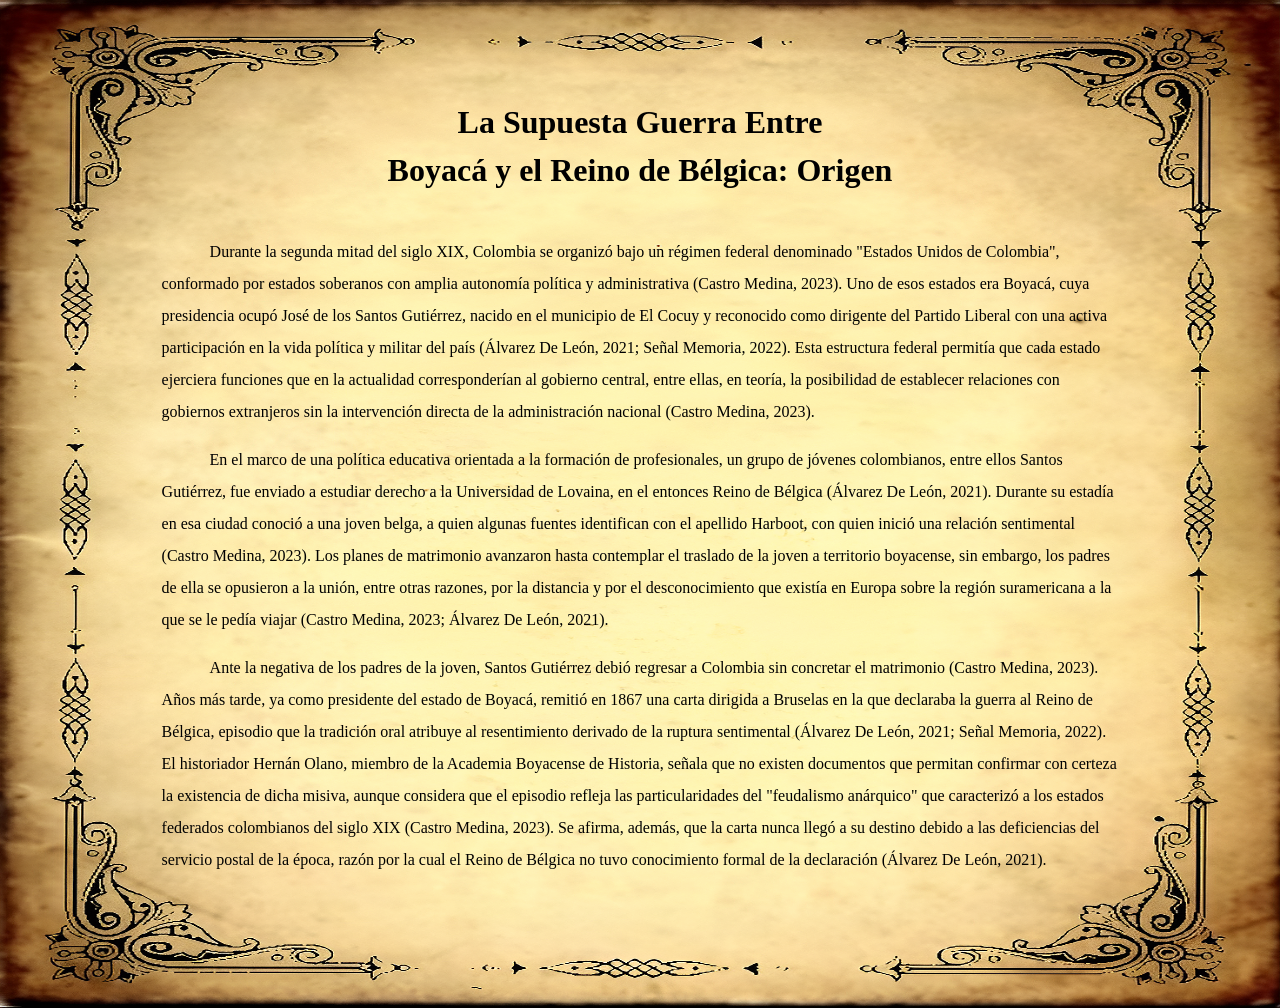
<file: index.html>
<!DOCTYPE html>
<html lang="es">

<head>
    <meta charset="UTF-8">
    <title>Contexto</title>
    <link rel="stylesheet" href="Estilo.css">
</head>

<body class="fondo-contexto">
    <header>
        <h1>La Supuesta Guerra Entre <br> Boyacá y el Reino de Bélgica: Origen</h1>
    </header>

    <section>
        <p>Durante la segunda mitad del siglo XIX, Colombia se organizó bajo un régimen federal denominado "Estados
            Unidos de Colombia", conformado por estados soberanos con amplia autonomía política y administrativa (Castro
            Medina, 2023). Uno de esos estados era Boyacá, cuya presidencia ocupó José de los Santos Gutiérrez, nacido
            en el municipio de El Cocuy y reconocido como dirigente del Partido Liberal con una activa participación en
            la vida política y militar del país (Álvarez De León, 2021; Señal Memoria, 2022). Esta estructura federal
            permitía que cada estado ejerciera funciones que en la actualidad corresponderían al gobierno central, entre
            ellas, en teoría, la posibilidad de establecer relaciones con gobiernos extranjeros sin la intervención
            directa de la administración nacional (Castro Medina, 2023).</p>
        <p>En el marco de una política educativa orientada a la formación de profesionales, un grupo de jóvenes
            colombianos, entre ellos Santos Gutiérrez, fue enviado a estudiar derecho a la Universidad de Lovaina, en el
            entonces Reino de Bélgica (Álvarez De León, 2021). Durante su estadía en esa ciudad conoció a una joven
            belga, a quien algunas fuentes identifican con el apellido Harboot, con quien inició una relación
            sentimental (Castro Medina, 2023). Los planes de matrimonio avanzaron hasta contemplar el traslado de la
            joven a territorio boyacense, sin embargo, los padres de ella se opusieron a la unión, entre otras razones,
            por la distancia y por el desconocimiento que existía en Europa sobre la región suramericana a la que se le
            pedía viajar (Castro Medina, 2023; Álvarez De León, 2021).</p>
        <p>Ante la negativa de los padres de la joven, Santos Gutiérrez debió regresar a Colombia sin concretar el
            matrimonio (Castro Medina, 2023). Años más tarde, ya como presidente del estado de Boyacá, remitió en 1867
            una carta dirigida a Bruselas en la que declaraba la guerra al Reino de Bélgica, episodio que la tradición
            oral atribuye al resentimiento derivado de la ruptura sentimental (Álvarez De León, 2021; Señal Memoria,
            2022). El historiador Hernán Olano, miembro de la Academia Boyacense de Historia, señala que no existen
            documentos que permitan confirmar con certeza la existencia de dicha misiva, aunque considera que el
            episodio refleja las particularidades del "feudalismo anárquico" que caracterizó a los estados federados
            colombianos del siglo XIX (Castro Medina, 2023). Se afirma, además, que la carta nunca llegó a su destino
            debido a las deficiencias del servicio postal de la época, razón por la cual el Reino de Bélgica no tuvo
            conocimiento formal de la declaración (Álvarez De León, 2021).</p>
    </section>
</body>

</html>
</file>
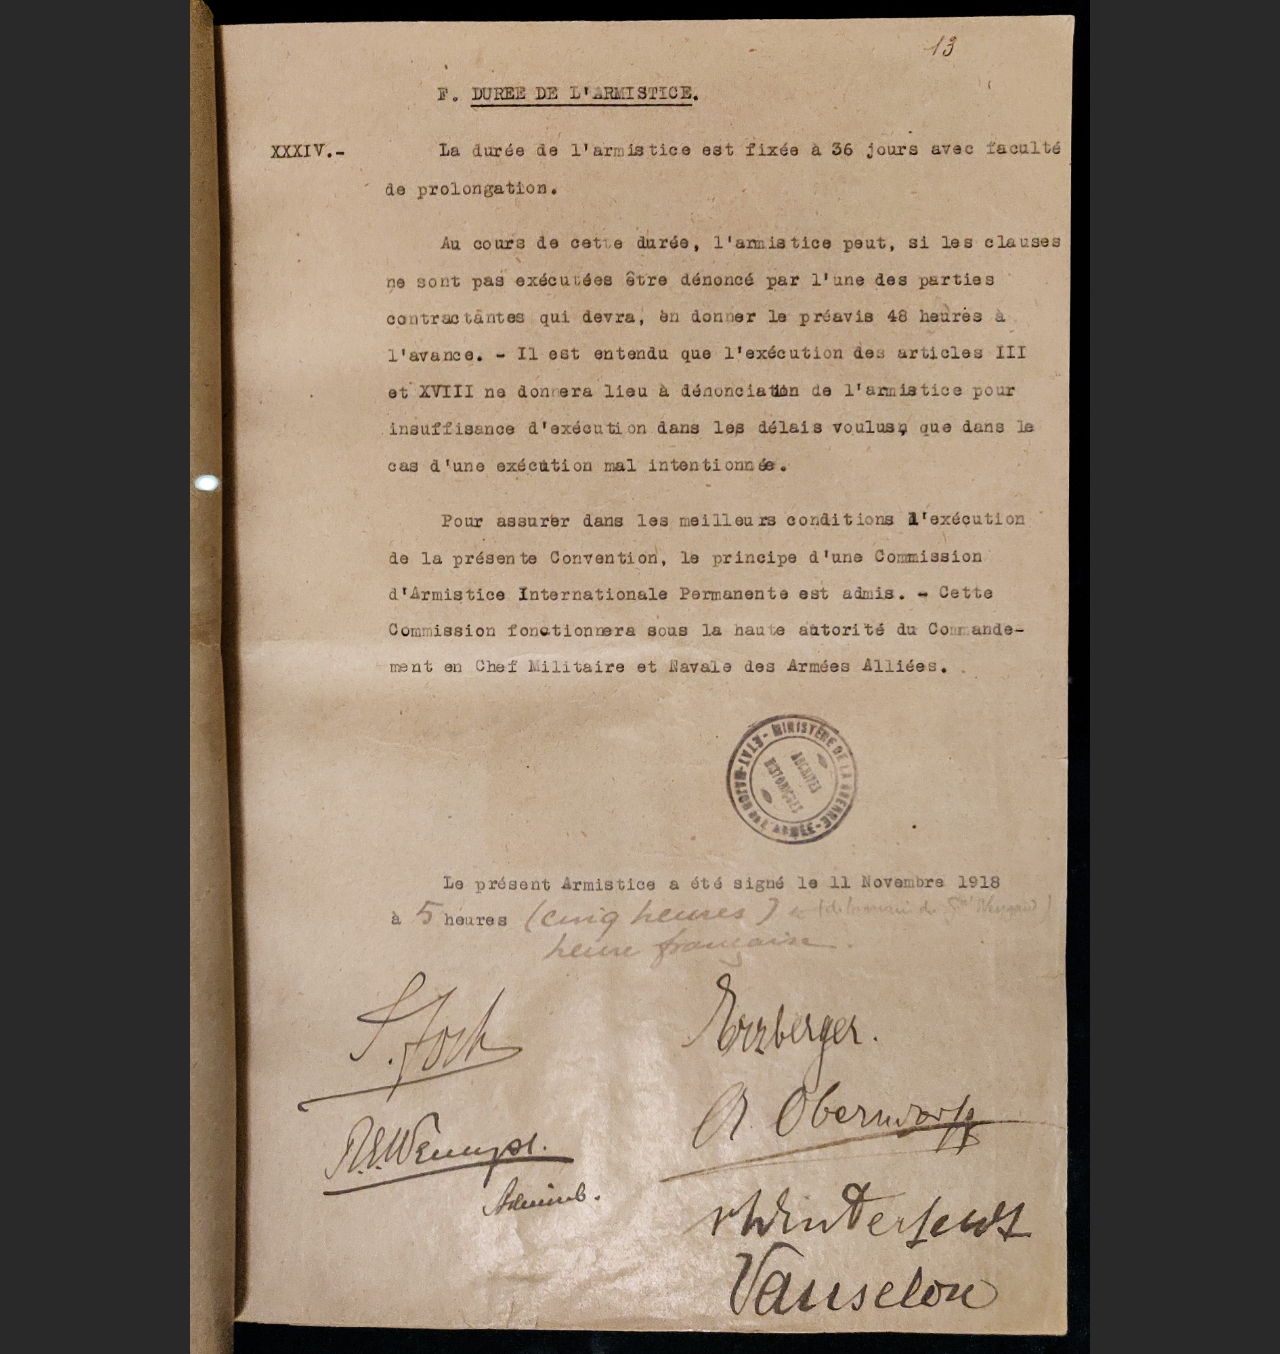
<file: indexarmisticio.html>
<!DOCTYPE html>
<html lang="es">

<head>
    <meta charset="UTF-8">
    <title>Armisticio</title>
    <link rel="stylesheet" href="Estilo.css">
</head>

<body class="pagina-armisticio">
    <img src="RecursosGraficos/Armisticio.jpg" alt="Armisticio" class="imagen-armisticio">
</body>

</html>
</file>
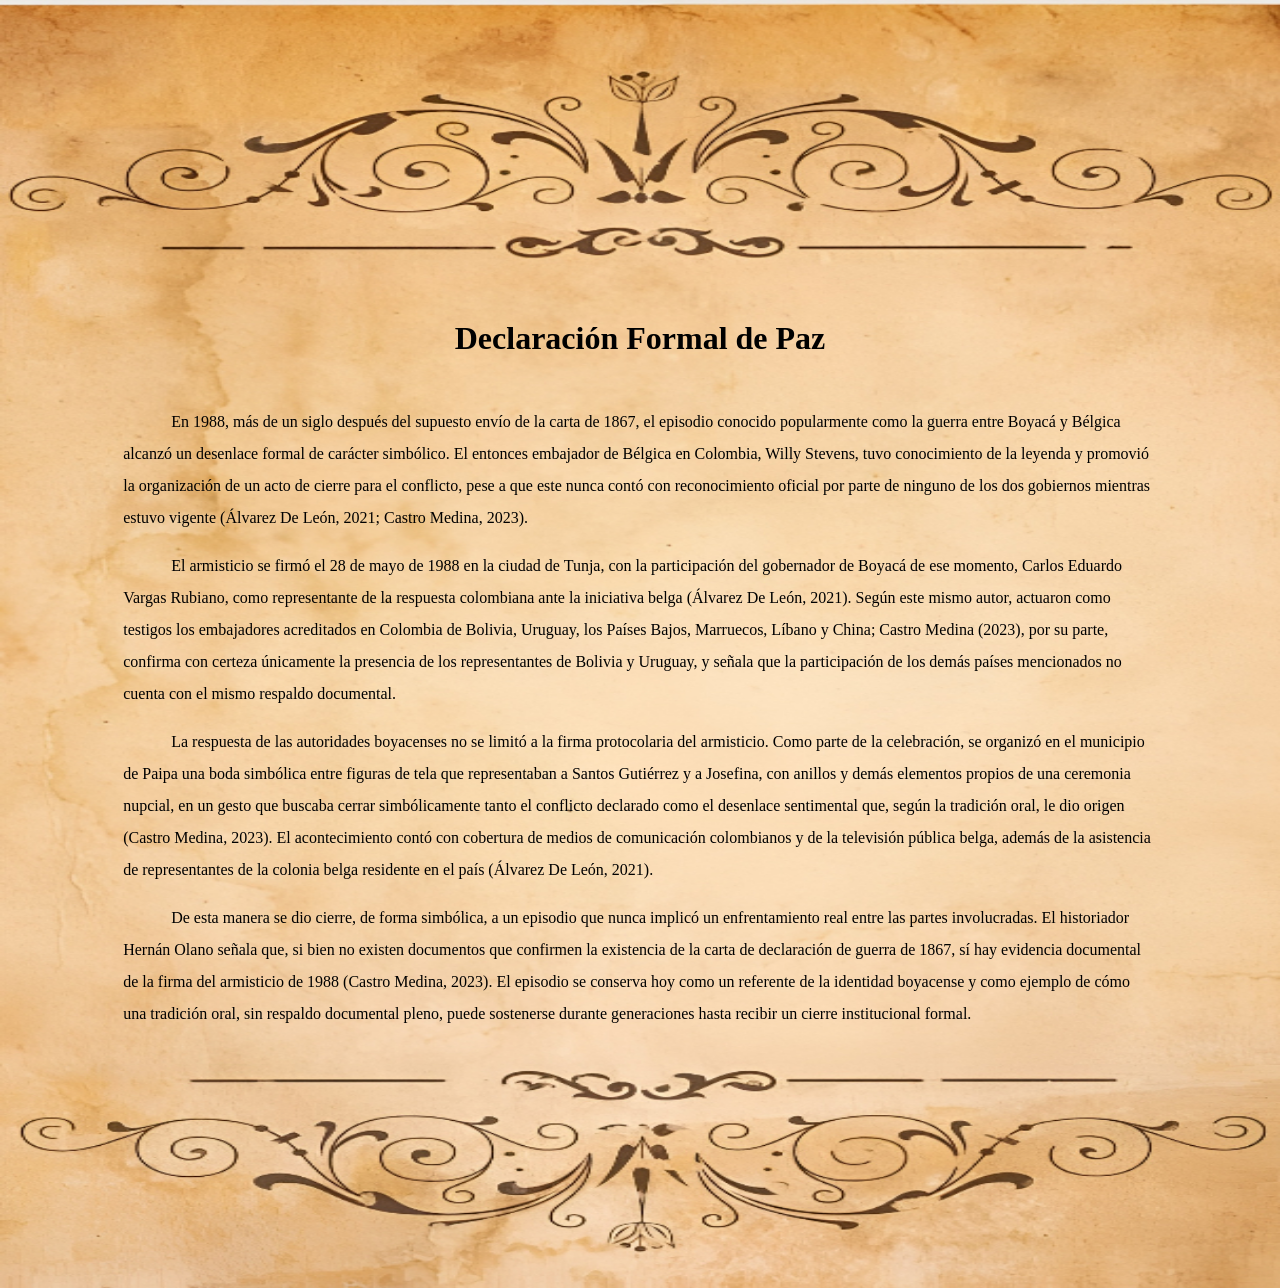
<file: indexDeclaracionDePaz.html>
<!DOCTYPE html>
<html lang="es">

<head>
    <meta charset="UTF-8">
    <title>Fin de la Guerra</title>
    <link rel="stylesheet" href="Estilo.css">
</head>

<body class="fondo-paz">
    <header>
        <h1>Declaración Formal de Paz</h1>
    </header>

    <section>
        <p>En 1988, más de un siglo después del supuesto envío de la carta de 1867, el episodio conocido popularmente
            como la guerra entre Boyacá y Bélgica alcanzó un desenlace formal de carácter simbólico. El entonces
            embajador de Bélgica en Colombia, Willy Stevens, tuvo conocimiento de la leyenda y promovió la organización
            de un acto de cierre para el conflicto, pese a que este nunca contó con reconocimiento oficial por parte de
            ninguno de los dos gobiernos mientras estuvo vigente (Álvarez De León, 2021; Castro Medina, 2023).</p>
        <p>El armisticio se firmó el 28 de mayo de 1988 en la ciudad de Tunja, con la participación del gobernador de
            Boyacá de ese momento, Carlos Eduardo Vargas Rubiano, como representante de la respuesta colombiana ante la
            iniciativa belga (Álvarez De León, 2021). Según este mismo autor, actuaron como testigos los embajadores
            acreditados en Colombia de Bolivia, Uruguay, los Países Bajos, Marruecos, Líbano y China; Castro Medina
            (2023), por su parte, confirma con certeza únicamente la presencia de los representantes de Bolivia y
            Uruguay, y señala que la participación de los demás países mencionados no cuenta con el mismo respaldo
            documental.</p>
        <p>La respuesta de las autoridades boyacenses no se limitó a la firma protocolaria del armisticio. Como parte de
            la celebración, se organizó en el municipio de Paipa una boda simbólica entre figuras de tela que
            representaban a Santos Gutiérrez y a Josefina, con anillos y demás elementos propios de una ceremonia
            nupcial, en un gesto que buscaba cerrar simbólicamente tanto el conflicto declarado como el desenlace
            sentimental que, según la tradición oral, le dio origen (Castro Medina, 2023). El acontecimiento contó con
            cobertura de medios de comunicación colombianos y de la televisión pública belga, además de la asistencia de
            representantes de la colonia belga residente en el país (Álvarez De León, 2021).</p>
        <p>De esta manera se dio cierre, de forma simbólica, a un episodio que nunca implicó un enfrentamiento real
            entre las partes involucradas. El historiador Hernán Olano señala que, si bien no existen documentos que
            confirmen la existencia de la carta de declaración de guerra de 1867, sí hay evidencia documental de la
            firma del armisticio de 1988 (Castro Medina, 2023). El episodio se conserva hoy como un referente de la
            identidad boyacense y como ejemplo de cómo una tradición oral, sin respaldo documental pleno, puede
            sostenerse durante generaciones hasta recibir un cierre institucional formal.</p>
    </section>
</body>

</html>
</file>
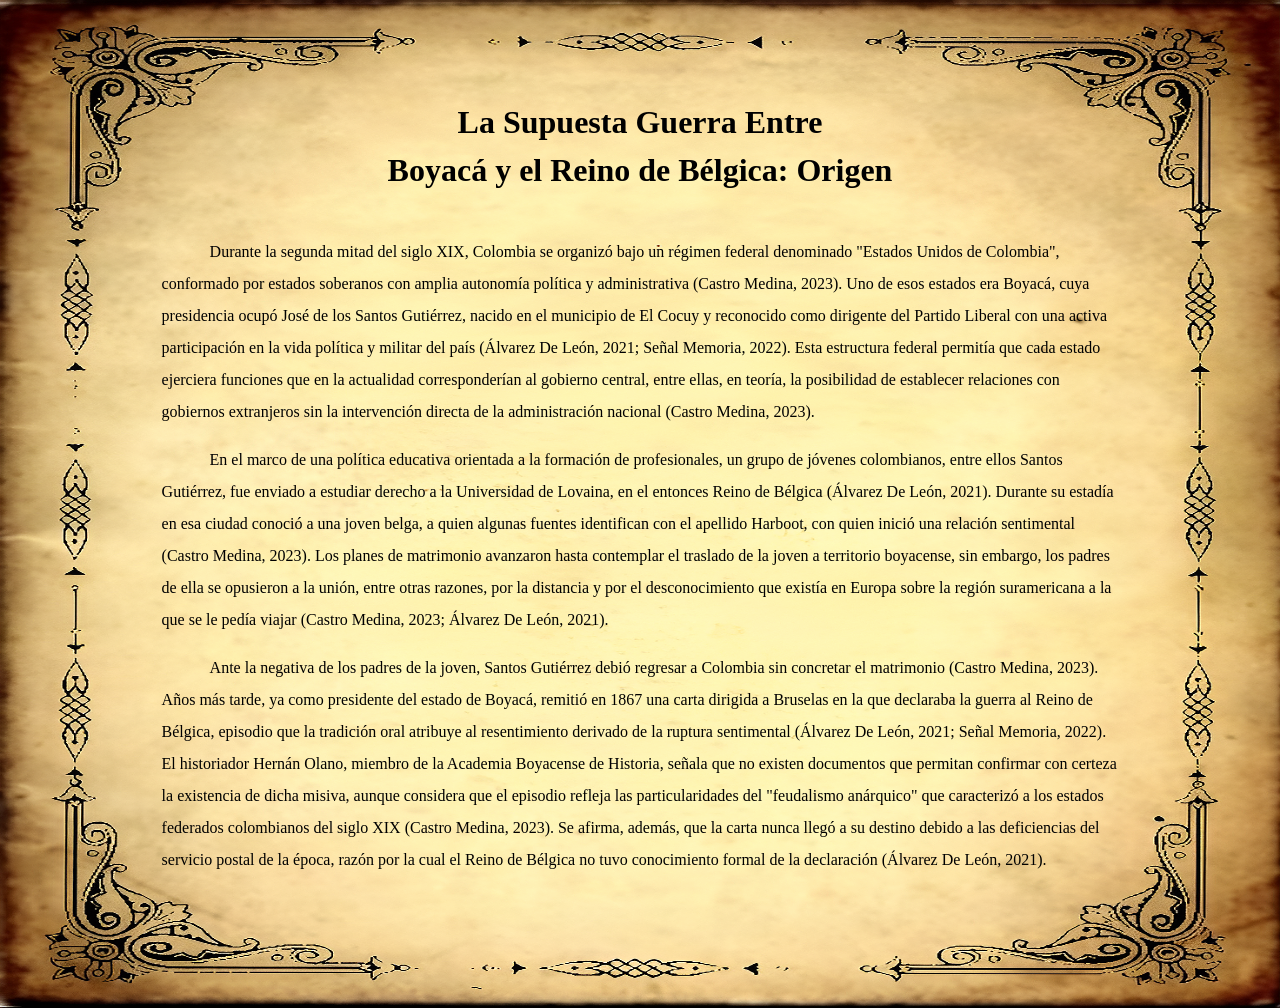
<file: Proyecto/Contexto.html>
<!DOCTYPE html>
<html lang="es">

<head>
    <meta charset="UTF-8">
    <title>Contexto</title>
    <link rel="stylesheet" href="styles/Carta.css">
</head>

<body class="fondo-contexto">
    <header>
        <h1>La Supuesta Guerra Entre <br> Boyacá y el Reino de Bélgica: Origen</h1>
    </header>

    <section>
        <p>Durante la segunda mitad del siglo XIX, Colombia se organizó bajo un régimen federal denominado "Estados
            Unidos de Colombia", conformado por estados soberanos con amplia autonomía política y administrativa (Castro
            Medina, 2023). Uno de esos estados era Boyacá, cuya presidencia ocupó José de los Santos Gutiérrez, nacido
            en el municipio de El Cocuy y reconocido como dirigente del Partido Liberal con una activa participación en
            la vida política y militar del país (Álvarez De León, 2021; Señal Memoria, 2022). Esta estructura federal
            permitía que cada estado ejerciera funciones que en la actualidad corresponderían al gobierno central, entre
            ellas, en teoría, la posibilidad de establecer relaciones con gobiernos extranjeros sin la intervención
            directa de la administración nacional (Castro Medina, 2023).</p>
        <p>En el marco de una política educativa orientada a la formación de profesionales, un grupo de jóvenes
            colombianos, entre ellos Santos Gutiérrez, fue enviado a estudiar derecho a la Universidad de Lovaina, en el
            entonces Reino de Bélgica (Álvarez De León, 2021). Durante su estadía en esa ciudad conoció a una joven
            belga, a quien algunas fuentes identifican con el apellido Harboot, con quien inició una relación
            sentimental (Castro Medina, 2023). Los planes de matrimonio avanzaron hasta contemplar el traslado de la
            joven a territorio boyacense, sin embargo, los padres de ella se opusieron a la unión, entre otras razones,
            por la distancia y por el desconocimiento que existía en Europa sobre la región suramericana a la que se le
            pedía viajar (Castro Medina, 2023; Álvarez De León, 2021).</p>
        <p>Ante la negativa de los padres de la joven, Santos Gutiérrez debió regresar a Colombia sin concretar el
            matrimonio (Castro Medina, 2023). Años más tarde, ya como presidente del estado de Boyacá, remitió en 1867
            una carta dirigida a Bruselas en la que declaraba la guerra al Reino de Bélgica, episodio que la tradición
            oral atribuye al resentimiento derivado de la ruptura sentimental (Álvarez De León, 2021; Señal Memoria,
            2022). El historiador Hernán Olano, miembro de la Academia Boyacense de Historia, señala que no existen
            documentos que permitan confirmar con certeza la existencia de dicha misiva, aunque considera que el
            episodio refleja las particularidades del "feudalismo anárquico" que caracterizó a los estados federados
            colombianos del siglo XIX (Castro Medina, 2023). Se afirma, además, que la carta nunca llegó a su destino
            debido a las deficiencias del servicio postal de la época, razón por la cual el Reino de Bélgica no tuvo
            conocimiento formal de la declaración (Álvarez De León, 2021).</p>
    </section>
</body>

</html>
</file>
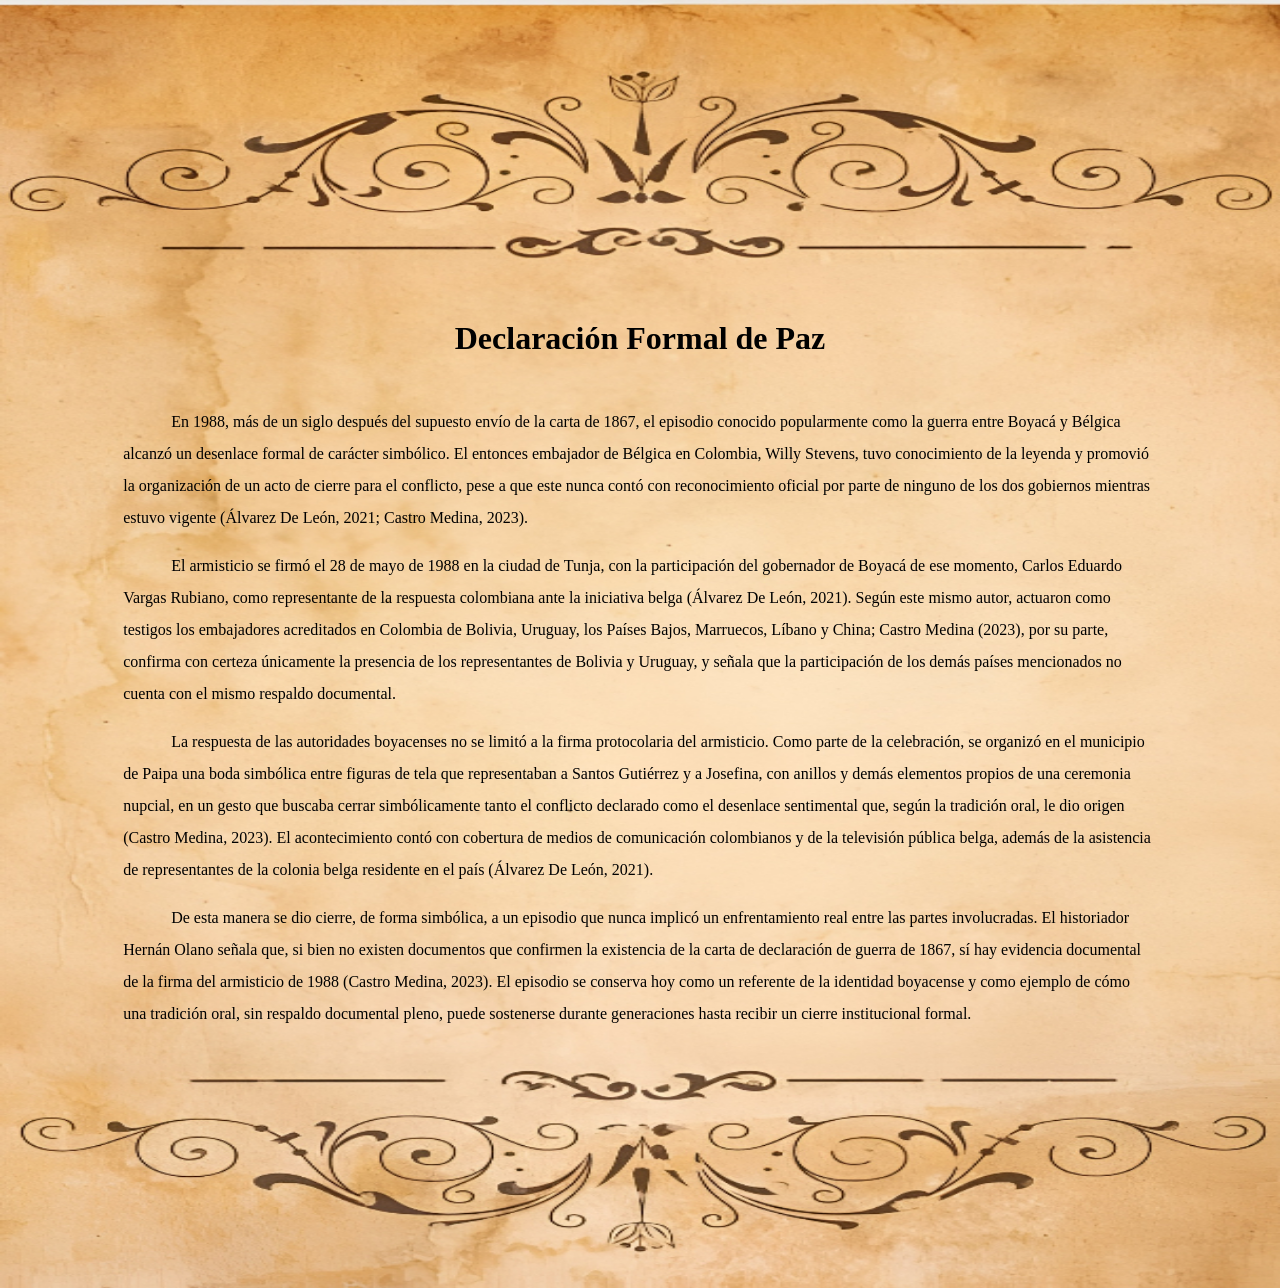
<file: Proyecto/Final.html>
<!DOCTYPE html>
<html lang="es">

<head>
    <meta charset="UTF-8">
    <title>Fin de la Guerra</title>
    <link rel="stylesheet" href="styles/Carta.css">
</head>

<body class="fondo-paz">
    <header>
        <h1>Declaración Formal de Paz</h1>
    </header>

    <section>
        <p>En 1988, más de un siglo después del supuesto envío de la carta de 1867, el episodio conocido popularmente
            como la guerra entre Boyacá y Bélgica alcanzó un desenlace formal de carácter simbólico. El entonces
            embajador de Bélgica en Colombia, Willy Stevens, tuvo conocimiento de la leyenda y promovió la organización
            de un acto de cierre para el conflicto, pese a que este nunca contó con reconocimiento oficial por parte de
            ninguno de los dos gobiernos mientras estuvo vigente (Álvarez De León, 2021; Castro Medina, 2023).</p>
        <p>El armisticio se firmó el 28 de mayo de 1988 en la ciudad de Tunja, con la participación del gobernador de
            Boyacá de ese momento, Carlos Eduardo Vargas Rubiano, como representante de la respuesta colombiana ante la
            iniciativa belga (Álvarez De León, 2021). Según este mismo autor, actuaron como testigos los embajadores
            acreditados en Colombia de Bolivia, Uruguay, los Países Bajos, Marruecos, Líbano y China; Castro Medina
            (2023), por su parte, confirma con certeza únicamente la presencia de los representantes de Bolivia y
            Uruguay, y señala que la participación de los demás países mencionados no cuenta con el mismo respaldo
            documental.</p>
        <p>La respuesta de las autoridades boyacenses no se limitó a la firma protocolaria del armisticio. Como parte de
            la celebración, se organizó en el municipio de Paipa una boda simbólica entre figuras de tela que
            representaban a Santos Gutiérrez y a Josefina, con anillos y demás elementos propios de una ceremonia
            nupcial, en un gesto que buscaba cerrar simbólicamente tanto el conflicto declarado como el desenlace
            sentimental que, según la tradición oral, le dio origen (Castro Medina, 2023). El acontecimiento contó con
            cobertura de medios de comunicación colombianos y de la televisión pública belga, además de la asistencia de
            representantes de la colonia belga residente en el país (Álvarez De León, 2021).</p>
        <p>De esta manera se dio cierre, de forma simbólica, a un episodio que nunca implicó un enfrentamiento real
            entre las partes involucradas. El historiador Hernán Olano señala que, si bien no existen documentos que
            confirmen la existencia de la carta de declaración de guerra de 1867, sí hay evidencia documental de la
            firma del armisticio de 1988 (Castro Medina, 2023). El episodio se conserva hoy como un referente de la
            identidad boyacense y como ejemplo de cómo una tradición oral, sin respaldo documental pleno, puede
            sostenerse durante generaciones hasta recibir un cierre institucional formal.</p>
    </section>
</body>

</html>
</file>
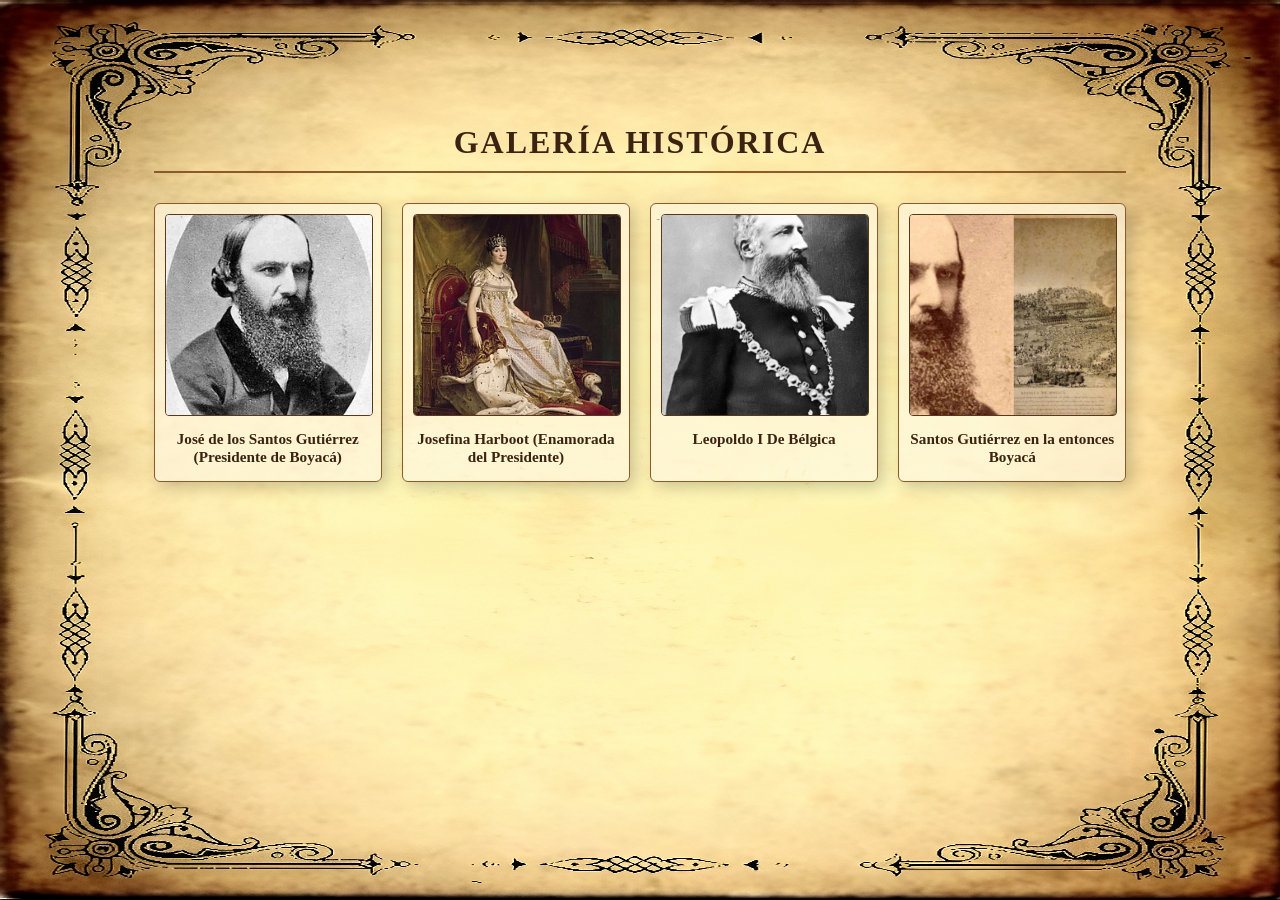
<file: Proyecto/Personajes.html>
<!DOCTYPE html>
<html lang="es">
<head>
  <meta charset="UTF-8">
  <title>Galería Antigua</title>
  <link rel="stylesheet" href="styles/galeria.css">
</head>
<body>

  <header>
    <h1>Galería Histórica</h1>
  </header>

  <main class="gallery-container">
    <div class="gallery-item">
      <img src="imagenes/santo.jpg" alt="Imagen 1">
      <p>José de los Santos Gutiérrez (Presidente de Boyacá)</p>
    </div>

    <div class="gallery-item">
      <img src="imagenes/Josefina.jpg" alt="Imagen 2">
      <p>Josefina Harboot (Enamorada del Presidente)</p>
    </div>

    <div class="gallery-item">
      <img src="imagenes/leopoldo.jpg" alt="Imagen 3">
      <p>Leopoldo I De Bélgica</p>
    </div>

    <div class="gallery-item">
      <img src="imagenes/hola.png" alt="Imagen 4">
      <p>Santos Gutiérrez en la entonces Boyacá</p>
    </div>
  </main>

</body>
</html>
</file>
<file: Estilo.css>
* {
  box-sizing: border-box;
}

/* Fondos */

.fondo-contexto {
  background-image: url("RecursosGraficos/FondoTipoCartaAntigua.jpg");
  background-size: 100% 100%;
  background-repeat: no-repeat;
  background-position: top center;
}

.fondo-paz {
  background-image: url("RecursosGraficos/MarcoReal.jpg");
  background-size: 100% 100%;
  background-repeat: no-repeat;
  background-position: top center;
}

.pagina-armisticio {
  margin: 0;
  display: flex;
  justify-content: center;
  background-color: rgb(41, 41, 41);
}

.imagen-armisticio {
  width: 100%;
  max-width: 900px;
  height: auto;
  display: block;
}

/* Estructura base compartida */

header {
  text-align: center;
}

header h1 {
  margin: 0;
  line-height: 1.5;
}

p {
  text-indent: 1.27cm;
  line-height: 2;
}

/* Página de Contexto */

.fondo-contexto header {
  padding-top: clamp(40px, 10vh, 120px);
  padding-bottom: clamp(20px, 3vh, 25px);
  padding-left: clamp(60px, 10vw, 220px);
  padding-right: clamp(60px, 10vw, 220px);
}

.fondo-contexto section {
  padding-top: clamp(1px, 1vh, 1px);
  padding-bottom: clamp(80px, 12vh, 200px);
  padding-left: clamp(70px, 12vw, 330px);
  padding-right: clamp(70px, 12vw, 330px);
}

/* Página de Declaración de Paz */

.fondo-paz header {
  padding-top: clamp(260px, 34vh, 380px);
  padding-bottom: clamp(20px, 3vh, 40px);
  padding-left: clamp(40px, 8vw, 160px);
  padding-right: clamp(40px, 8vw, 160px);
}

.fondo-paz section {
  padding-top: clamp(1px, 1vh, 1px);
  padding-bottom: clamp(220px, 26vh, 380px);
  padding-left: clamp(50px, 9vw, 200px);
  padding-right: clamp(50px, 9vw, 200px);
}
</file>
<file: Proyecto/styles/Carta.css>
* {
  box-sizing: border-box;
}

/* Fondos */

.fondo-contexto {
  background-image: url('../imagenes/FondoTipoCartaAntigua.jpg');
  background-size: 100% 100%;
  background-repeat: no-repeat;
  background-position: top center;
}

.fondo-paz {
  background-image: url("../imagenes/MarcoReal.jpg");
  background-size: 100% 100%;
  background-repeat: no-repeat;
  background-position: top center;
}

.pagina-armisticio {
  margin: 0;
  display: flex;
  justify-content: center;
  background-color: rgb(41, 41, 41);
}

.imagen-armisticio {
  width: 100%;
  max-width: 900px;
  height: auto;
  display: block;
}

/* Estructura base compartida */

header {
  text-align: center;
}

header h1 {
  margin: 0;
  line-height: 1.5;
}

p {
  text-indent: 1.27cm;
  line-height: 2;
}

/* Página de Contexto */

.fondo-contexto header {
  padding-top: clamp(40px, 10vh, 120px);
  padding-bottom: clamp(20px, 3vh, 25px);
  padding-left: clamp(60px, 10vw, 220px);
  padding-right: clamp(60px, 10vw, 220px);
}

.fondo-contexto section {
  padding-top: clamp(1px, 1vh, 1px);
  padding-bottom: clamp(80px, 12vh, 200px);
  padding-left: clamp(70px, 12vw, 330px);
  padding-right: clamp(70px, 12vw, 330px);
}

/* Página de Declaración de Paz */

.fondo-paz header {
  padding-top: clamp(260px, 34vh, 380px);
  padding-bottom: clamp(20px, 3vh, 40px);
  padding-left: clamp(40px, 8vw, 160px);
  padding-right: clamp(40px, 8vw, 160px);
}

.fondo-paz section {
  padding-top: clamp(1px, 1vh, 1px);
  padding-bottom: clamp(220px, 26vh, 380px);
  padding-left: clamp(50px, 9vw, 200px);
  padding-right: clamp(50px, 9vw, 200px);
}
</file>
<file: Proyecto/styles/galeria.css>
body {
  margin: 0;
  font-family: 'Georgia', serif;
  color: #3b2312; /* Tono café oscuro vintage */
  
  /* Configuración de la imagen de fondo */
  background: url('../imagenes/FondoTipoCartaAntigua.jpg') no-repeat center center fixed;
  background-size: 100% 100%;
  
  min-height: 100vh;
  box-sizing: border-box;
  padding: 8% 12%; /* Espaciado para respetarle los bordes al pergamino */
}

header h1 {
  text-align: center;
  font-size: 2rem;
  margin-bottom: 30px;
  text-transform: uppercase;
  letter-spacing: 2px;
  border-bottom: 2px solid #8b5a2b;
  display: inline-block;
  width: 100%;
  padding-bottom: 10px;
}

/* Contenedor en cuadrícula ordenada */
.gallery-container {
  display: grid;
  grid-template-columns: repeat(auto-fit, minmax(180px, 1fr));
  gap: 20px;
}

/* Tarjeta individual de imagen */
.gallery-item {
  background: rgba(255, 248, 230, 0.6); /* Fondo semi-transparente estilo papel */
  border: 1px solid #8b5a2b;
  border-radius: 6px;
  padding: 10px;
  text-align: center;
  box-shadow: 5px 5px 16px rgba(0, 0, 0, 0.2);
}

.gallery-item img {
  width: 100%;
  height: 200px;
  object-fit: cover; /* Ajusta la imagen sin deformarla */
  border-radius: 4px;
  border: 1px solid #5a381e;
}

.gallery-item p {
  margin: 10px 0 5px;
  font-size: 0.95rem;
  font-weight: bold;
}
</file>
